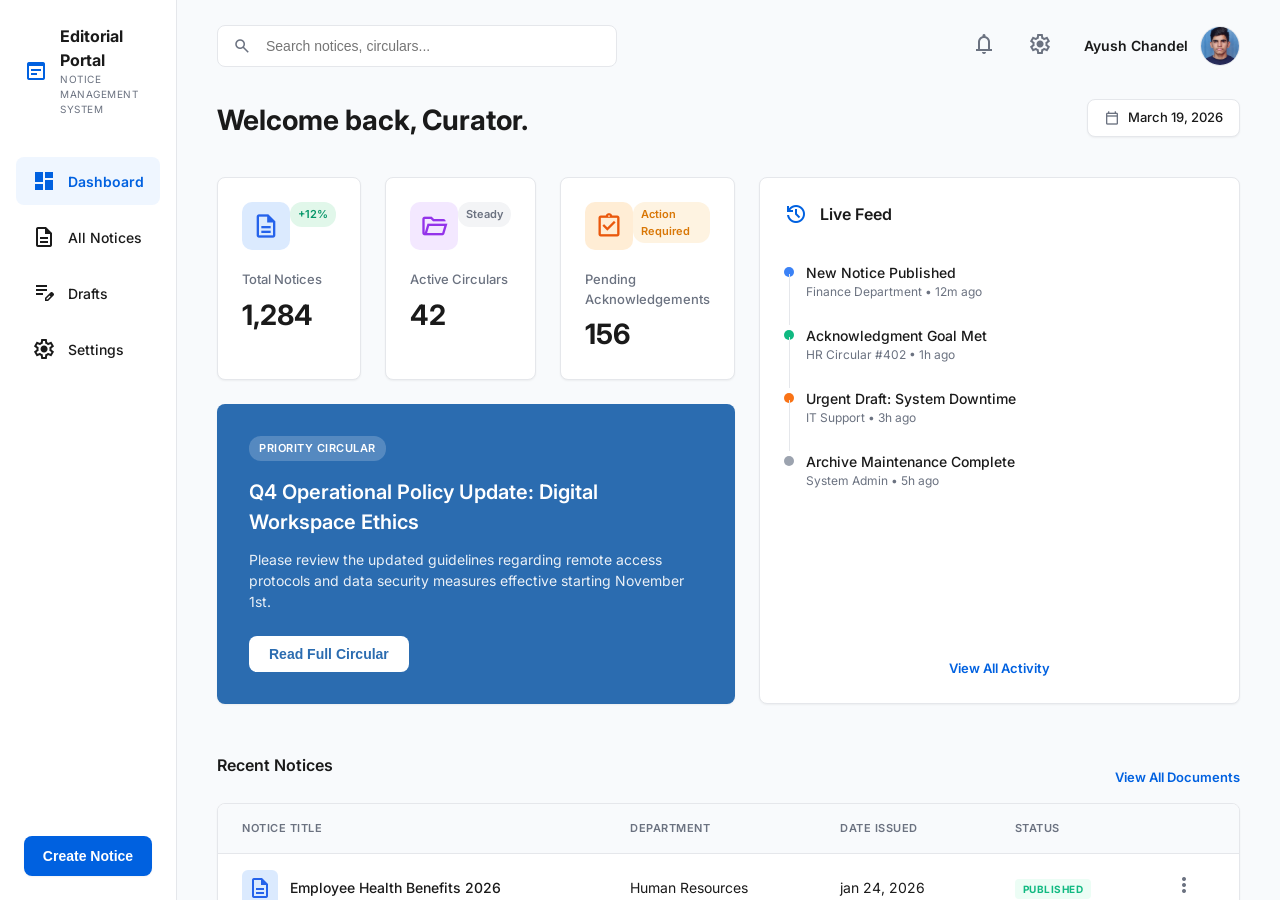
<file: index.html>
<!DOCTYPE html>
<html lang="en">
<head>
    <meta charset="UTF-8">
    <meta name="viewport" content="width=device-width, initial-scale=1.0">
    <title>Editorial Portal - Dashboard</title>
    <link rel="stylesheet" href="./style.css">
    <link rel="preconnect" href="https://fonts.googleapis.com">
    <link rel="preconnect" href="https://fonts.gstatic.com" crossorigin>
    <link href="https://fonts.googleapis.com/css2?family=Inter:wght@400;500;600;700&display=swap" rel="stylesheet">
    <link rel="stylesheet" href="https://fonts.googleapis.com/css2?family=Material+Symbols+Outlined:opsz,wght,FILL,GRAD@20..48,100..700,0..1,-50..200" />
</head>
<body>
    <div class="app-container">
        <aside class="sidebar">
            <div class="logo-section">
                <span class="material-symbols-outlined logo-icon">wysiwyg</span>
                <div class="logo-text">
                    <h1>Editorial Portal</h1>
                    <p>NOTICE MANAGEMENT SYSTEM</p>
                </div>
            </div>
            <nav class="nav-links">
                <a href="#" class="nav-item active">
                    <span class="material-symbols-outlined">dashboard</span>
                    Dashboard
                </a>
                <a href="#" class="nav-item">
                    <span class="material-symbols-outlined">description</span>
                    All Notices
                </a>
                <a href="#" class="nav-item">
                    <span class="material-symbols-outlined">edit_note</span>
                    Drafts
                </a>
                <a href="#" class="nav-item">
                    <span class="material-symbols-outlined">settings</span>
                    Settings
                </a>
            </nav>
            <div class="sidebar-action">
                <button class="create-btn">Create Notice</button>
            </div>
        </aside>

        <main class="main-content">
            <header class="top-header">
                <div class="search-bar">
                    <span class="material-symbols-outlined">search</span>
                    <input type="text" placeholder="Search notices, circulars...">
                </div>
                <div class="header-right">
                    <button class="icon-btn">
                        <span class="material-symbols-outlined">notifications</span>
                    </button>
                    <button class="icon-btn">
                        <span class="material-symbols-outlined">settings</span>
                    </button>
                    <div class="user-profile">
                        <div class="user-info">
                            <p class="user-name">Ayush Chandel</p>
                            <!-- <p class="user-role">Chief Curator</p> -->
                        </div>
                        <img src="./image.jpeg" alt="User Avatar" class="avatar">
                    </div>
                </div>
            </header>

            <section class="welcome-section">
                <div class="welcome-text">
                    <h2>Welcome back, Curator.</h2>
                    <!-- <p>"Download attachments"</p> -->
                </div>
                <div class="date-badge">
                    <span class="material-symbols-outlined">calendar_today</span>
                    March 19, 2026
                </div>
            </section>

            <section class="dashboard-grid">
                <div class="stat-cards">
                    <div class="card stat-card">
                        <div class="stat-header">
                            <span class="material-symbols-outlined icon-blue">description</span>
                            <span class="trend-badge positive">+12%</span>
                        </div>
                        <p class="stat-label">Total Notices</p>
                        <p class="stat-value">1,284</p>
                    </div>
                    <div class="card stat-card">
                        <div class="stat-header">
                            <span class="material-symbols-outlined icon-purple">folder_open</span>
                            <span class="trend-badge steady">Steady</span>
                        </div>
                        <p class="stat-label">Active Circulars</p>
                        <p class="stat-value">42</p>
                    </div>
                    <div class="card stat-card last-card">
                        <div class="stat-header">
                            <span class="material-symbols-outlined icon-orange">assignment_turned_in</span>
                            <span class="action-badge">Action Required</span>
                        </div>
                        <p class="stat-label">Pending Acknowledgements</p>
                        <p class="stat-value">156</p>
                    </div>
                </div>

                <div class="card priority-banner">
                    <div class="banner-content">
                        <span class="badge circular-badge">PRIORITY CIRCULAR</span>
                        <h3>Q4 Operational Policy Update: Digital Workspace Ethics</h3>
                        <p>Please review the updated guidelines regarding remote access protocols and data security measures effective starting November 1st.</p>
                        <div class="banner-footer">
                            <button class="read-btn">Read Full Circular</button>
                            <!-- <div class="avatar-group">
                                <img src="https://via.placeholder.com/28" alt="Avatar" class="av-1">
                                <img src="https://via.placeholder.com/28" alt="Avatar" class="av-2">
                                <span class="av-count">+8</span>
                            </div> -->
                        </div>
                    </div>
                </div>

                <div class="card live-feed">
                    <div class="feed-header">
                        <span class="material-symbols-outlined icon-feed">history</span>
                        <h3>Live Feed</h3>
                    </div>
                    <ul class="feed-list">
                        <li>
                            <span class="dot blue"></span>
                            <div class="feed-item-content">
                                <p class="feed-title">New Notice Published</p>
                                <p class="feed-meta">Finance Department • 12m ago</p>
                            </div>
                        </li>
                        <li>
                            <span class="dot green"></span>
                            <div class="feed-item-content">
                                <p class="feed-title">Acknowledgment Goal Met</p>
                                <p class="feed-meta">HR Circular #402 • 1h ago</p>
                            </div>
                        </li>
                        <li>
                            <span class="dot orange"></span>
                            <div class="feed-item-content">
                                <p class="feed-title">Urgent Draft: System Downtime</p>
                                <p class="feed-meta">IT Support • 3h ago</p>
                            </div>
                        </li>
                        <li>
                            <span class="dot gray"></span>
                            <div class="feed-item-content">
                                <p class="feed-title">Archive Maintenance Complete</p>
                                <p class="feed-meta">System Admin • 5h ago</p>
                            </div>
                        </li>
                    </ul>
                    <a href="#" class="view-all-link">View All Activity</a>
                </div>
            </section>

            <section class="recent-notices">
                <div class="section-header">
                    <h3>Recent Notices</h3>
                    <a href="#" class="view-all-link">View All Documents</a>
                </div>
                <div class="card notices-card">
                    <table class="notices-table">
                        <thead>
                            <tr>
                                <th>NOTICE TITLE</th>
                                <th>DEPARTMENT</th>
                                <th>DATE ISSUED</th>
                                <th>STATUS</th>
                                <th></th> </tr>
                        </thead>
                        <tbody>
                            <tr>
                                <td class="title-cell">
                                    <span class="material-symbols-outlined file-icon">description</span>
                                    Employee Health Benefits 2026
                                </td>
                                <td>Human Resources</td>
                                <td>jan 24, 2026</td>
                                <td><span class="status-badge published">PUBLISHED</span></td>
                                <td><span class="material-symbols-outlined more-icon">more_vert</span></td>
                            </tr>
                            <tr>
                                <td class="title-cell">
                                    <span class="material-symbols-outlined alert-icon">emergency</span>
                                    Emergency Fire Drill Schedule
                                </td>
                                <td>Facilities</td>
                                <td>Feb 02, 2026</td>
                                <td><span class="status-badge published">PUBLISHED</span></td>
                                <td><span class="material-symbols-outlined more-icon">more_vert</span></td>
                            </tr>
                            <tr>
                                <td class="title-cell">
                                    <span class="material-symbols-outlined draft-icon">drafts</span>
                                    Monthly Expenditure Review
                                </td>
                                <td>Finance</td>
                                <td>Feb 22, 2026</td>
                                <td><span class="status-badge draft">DRAFT</span></td>
                                <td><span class="material-symbols-outlined more-icon">more_vert</span></td>
                            </tr>
                        </tbody>
                    </table>
                </div>
            </section>

            <footer class="main-footer">
                <div class="authenticated-badge">
                    <span class="material-symbols-outlined check-icon">verified_user</span>
                    <div>
                        <p class="footer-label">DIGITAL NOTICE AND CIRCULAR MANAGEMENT</p>
                        <p class="footer-title">AUTHENTICATED PORTAL</p>
                    </div>
                </div>
                <div class="footer-info">
                    <p>&copy; 2026 Digital Notice Management System</p>
                    
                </div>
            </footer>
        </main>
    </div>
</body>
</html>
</file>
<file: style.css>
/* --- Global Styles --- */
:root {
    --bg-color: #F8FAFC;
    --sidebar-bg: #FFFFFF;
    --primary-blue: #0061E0;
    --text-main: #1A1A1A;
    --text-muted: #6B7280;
    --text-on-blue: #FFFFFF;
    --border-color: #E5E7EB;
    --card-bg: #FFFFFF;
    --tag-positive-bg: #E1F7EA;
    --tag-positive-text: #059669;
    --tag-steady-bg: #F3F4F6;
    --tag-steady-text: #6B7280;
    --tag-action-bg: #FEF3E1;
    --tag-action-text: #D97706;
    --status-pub-bg: #ECFDF5;
    --status-pub-text: #10B981;
    --status-draft-bg: #F3F4F6;
    --status-draft-text: #6B7280;
    --banner-bg: #2B6CB0; /* Closer to image than primary-blue */
    --shadow-sm: 0 1px 2px 0 rgba(0, 0, 0, 0.05);
    --radius-md: 8px;
    --font-family: 'Inter', sans-serif;
}

* {
    box-sizing: border-box;
    margin: 0;
    padding: 0;
}

body {
    font-family: var(--font-family);
    background-color: var(--bg-color);
    color: var(--text-main);
    font-size: 14px;
    line-height: 1.5;
    height: 100vh;
}

.app-container {
    display: flex;
    height: 100%;
}

/* --- Material Icons Setup --- */
.material-symbols-outlined {
    font-size: 20px;
    font-variation-settings: 'FILL' 0, 'wght' 400, 'GRAD' 0, 'opsz' 24;
}

/* --- Sidebar --- */
.sidebar {
    width: 260px;
    background-color: var(--sidebar-bg);
    border-right: 1px solid var(--border-color);
    display: flex;
    flex-direction: column;
    padding: 24px 16px;
}

.logo-section {
    display: flex;
    align-items: center;
    gap: 12px;
    margin-bottom: 40px;
    padding-left: 8px;
}

.logo-icon {
    font-size: 32px;
    color: var(--primary-blue);
}

.logo-text h1 {
    font-size: 16px;
    font-weight: 700;
}

.logo-text p {
    font-size: 10px;
    color: var(--text-muted);
    letter-spacing: 0.5px;
}

.nav-links {
    display: flex;
    flex-direction: column;
    gap: 8px;
    flex-grow: 1;
}

.nav-item {
    display: flex;
    align-items: center;
    gap: 12px;
    padding: 12px 16px;
    text-decoration: none;
    color: var(--text-main);
    font-weight: 500;
    border-radius: var(--radius-md);
    transition: background-color 0.2s;
}

.nav-item:hover {
    background-color: #F1F5F9;
}

.nav-item.active {
    background-color: #EFF6FF;
    color: var(--primary-blue);
    font-weight: 600;
}

.nav-item.active .material-symbols-outlined {
    font-variation-settings: 'FILL' 1;
}

.sidebar-action {
    margin-top: auto;
    padding: 0 8px;
}

.create-btn {
    width: 100%;
    background-color: var(--primary-blue);
    color: white;
    border: none;
    padding: 12px;
    border-radius: var(--radius-md);
    font-weight: 600;
    cursor: pointer;
    font-size: 14px;
    transition: background-color 0.2s;
    box-shadow: var(--shadow-sm);
}

.create-btn:hover {
    background-color: #0051C0;
}

/* --- Main Content --- */
.main-content {
    flex-grow: 1;
    overflow-y: auto;
    padding: 24px 40px 40px 40px;
}

/* --- Top Header --- */
.top-header {
    display: flex;
    justify-content: space-between;
    align-items: center;
    margin-bottom: 32px;
}

.search-bar {
    position: relative;
    width: 400px;
}

.search-bar .material-symbols-outlined {
    position: absolute;
    left: 16px;
    top: 50%;
    transform: translateY(-50%);
    color: var(--text-muted);
    font-size: 18px;
}

.search-bar input {
    width: 100%;
    padding: 12px 12px 12px 48px;
    border: 1px solid var(--border-color);
    border-radius: var(--radius-md);
    background-color: white;
    font-size: 14px;
}

.header-right {
    display: flex;
    align-items: center;
    gap: 16px;
}

.icon-btn {
    background: none;
    border: none;
    cursor: pointer;
    color: var(--text-muted);
    padding: 8px;
    border-radius: 50%;
}

.icon-btn:hover {
    background-color: #F1F5F9;
}

.user-profile {
    display: flex;
    align-items: center;
    gap: 12px;
    margin-left: 8px;
}

.user-info {
    text-align: right;
}

.user-name {
    font-weight: 600;
    font-size: 14px;
}

.user-role {
    color: var(--text-muted);
    font-size: 12px;
}

.avatar {
    width: 40px;
    height: 40px;
    border-radius: 50%;
    object-fit: cover;
    border: 1px solid var(--border-color);
}

/* --- Welcome Section --- */
.welcome-section {
    display: flex;
    justify-content: space-between;
    align-items: flex-start;
    margin-bottom: 32px;
}

.welcome-text h2 {
    font-size: 28px;
    font-weight: 700;
    margin-bottom: 4px;
}

.welcome-text p {
    color: var(--text-muted);
    font-size: 14px;
    font-style: italic;
}

.date-badge {
    display: flex;
    align-items: center;
    gap: 8px;
    background-color: white;
    padding: 8px 16px;
    border-radius: var(--radius-md);
    border: 1px solid var(--border-color);
    font-weight: 500;
    font-size: 13px;
    box-shadow: var(--shadow-sm);
}

.date-badge .material-symbols-outlined {
    font-size: 16px;
    color: var(--text-muted);
}

/* --- Dashboard Grid & Cards --- */
.dashboard-grid {
    display: grid;
    grid-template-columns: 1fr 1fr; /* Two main columns */
    gap: 24px;
    margin-bottom: 40px;
}

.card {
    background-color: var(--card-bg);
    border-radius: var(--radius-md);
    border: 1px solid var(--border-color);
    padding: 24px;
    box-shadow: var(--shadow-sm);
}

/* Stats Cards (Nested Grid/Flex) */
.stat-cards {
    display: flex;
    gap: 24px;
    grid-column: 1 / 2; /* First column */
}

.stat-card {
    flex: 1;
}

.stat-header {
    display: flex;
    justify-content: space-between;
    align-items: flex-start;
    margin-bottom: 20px;
}

.stat-header .material-symbols-outlined {
    font-size: 28px;
    padding: 10px;
    border-radius: 10px;
}

.icon-blue { color: #2563EB; background-color: #DBEAFE; }
.icon-purple { color: #9333EA; background-color: #F3E8FF; }
.icon-orange { color: #EA580C; background-color: #FFEDD5; }

.trend-badge, .action-badge {
    font-size: 11px;
    font-weight: 600;
    padding: 4px 8px;
    border-radius: 12px;
}

.trend-badge.positive {
    background-color: var(--tag-positive-bg);
    color: var(--tag-positive-text);
}

.trend-badge.steady {
    background-color: var(--tag-steady-bg);
    color: var(--tag-steady-text);
}

.action-badge {
    background-color: var(--tag-action-bg);
    color: var(--tag-action-text);
}

.stat-label {
    color: var(--text-muted);
    font-size: 13px;
    font-weight: 500;
    margin-bottom: 4px;
}

.stat-value {
    font-size: 28px;
    font-weight: 700;
}

/* Priority Banner */
.priority-banner {
    grid-column: 1 / 2; /* Spans left column under stats */
    background-color: var(--banner-bg);
    color: var(--text-on-blue);
    padding: 32px;
    border: none;
}

.banner-content {
    display: flex;
    flex-direction: column;
    gap: 12px;
}

.circular-badge {
    align-self: flex-start;
    background-color: rgba(255, 255, 255, 0.2);
    color: white;
    font-size: 11px;
    font-weight: 600;
    padding: 4px 10px;
    border-radius: 12px;
    letter-spacing: 0.5px;
}

.priority-banner h3 {
    font-size: 20px;
    font-weight: 600;
    margin-top: 4px;
}

.priority-banner p {
    font-size: 14px;
    opacity: 0.9;
    margin-bottom: 12px;
}

.banner-footer {
    display: flex;
    justify-content: space-between;
    align-items: center;
}

.read-btn {
    background-color: white;
    color: var(--banner-bg);
    border: none;
    padding: 10px 20px;
    border-radius: var(--radius-md);
    font-weight: 600;
    cursor: pointer;
    font-size: 14px;
}

.avatar-group {
    display: flex;
    align-items: center;
}

.avatar-group img, .avatar-group .av-count {
    width: 28px;
    height: 28px;
    border-radius: 50%;
    border: 2px solid var(--banner-bg);
    object-fit: cover;
}

.avatar-group img + img, .avatar-group img + .av-count {
    margin-left: -8px;
}

.av-count {
    background-color: rgba(255, 255, 255, 0.1);
    color: white;
    display: flex;
    align-items: center;
    justify-content: center;
    font-size: 11px;
    font-weight: 600;
}

/* Live Feed */
.live-feed {
    grid-column: 2 / 3; /* Right column */
    grid-row: 1 / 3; /* Spans both rows on the right */
    display: flex;
    flex-direction: column;
}

.feed-header {
    display: flex;
    align-items: center;
    gap: 12px;
    margin-bottom: 24px;
}

.icon-feed {
    color: var(--primary-blue);
}

.feed-header h3 {
    font-size: 16px;
    font-weight: 600;
}

.feed-list {
    list-style: none;
    flex-grow: 1;
}

.feed-list li {
    display: flex;
    align-items: flex-start;
    gap: 12px;
    padding: 12px 0;
    position: relative;
}

/* Vertical line for feed (simplified) */
.feed-list li:not(:last-child)::after {
    content: '';
    position: absolute;
    left: 4.5px;
    top: 24px;
    bottom: -12px;
    width: 1px;
    background-color: var(--border-color);
}

.dot {
    width: 10px;
    height: 10px;
    border-radius: 50%;
    margin-top: 5px;
    flex-shrink: 0;
}

.dot.blue { background-color: #3B82F6; }
.dot.green { background-color: #10B981; }
.dot.orange { background-color: #F97316; }
.dot.gray { background-color: #9CA3AF; }

.feed-item-content {
    flex-grow: 1;
}

.feed-title {
    font-weight: 500;
    color: var(--text-main);
}

.feed-meta {
    font-size: 12px;
    color: var(--text-muted);
}

.view-all-link {
    text-align: center;
    color: var(--primary-blue);
    text-decoration: none;
    font-weight: 600;
    font-size: 13px;
    margin-top: 24px;
    display: block;
}

.view-all-link:hover {
    text-decoration: underline;
}

/* --- Recent Notices Section --- */
.recent-notices {
    margin-bottom: 40px;
}

.section-header {
    display: flex;
    justify-content: space-between;
    align-items: center;
    margin-bottom: 16px;
}

.section-header h3 {
    font-size: 16px;
    font-weight: 600;
}

.notices-card {
    padding: 0; /* Table fills the card */
    overflow: hidden;
}

.notices-table {
    width: 100%;
    border-collapse: collapse;
    font-size: 14px;
}

.notices-table thead th {
    text-align: left;
    color: var(--text-muted);
    font-size: 11px;
    font-weight: 600;
    letter-spacing: 0.5px;
    padding: 16px 24px;
    background-color: #F8FAFC; /* Slight header background */
    border-bottom: 1px solid var(--border-color);
}

.notices-table tbody td {
    padding: 16px 24px;
    border-bottom: 1px solid var(--border-color);
    vertical-align: middle;
}

.notices-table tbody tr:last-child td {
    border-bottom: none;
}

.title-cell {
    display: flex;
    align-items: center;
    gap: 12px;
    font-weight: 500;
}

.file-icon, .alert-icon, .draft-icon {
    font-size: 20px;
    padding: 6px;
    border-radius: 6px;
}

.file-icon { color: #2563EB; background-color: #DBEAFE; }
.alert-icon { color: #EA580C; background-color: #FFEDD5; }
.draft-icon { color: #6B7280; background-color: #F3F4F6; }

.status-badge {
    font-size: 10px;
    font-weight: 700;
    padding: 4px 8px;
    border-radius: 4px;
    letter-spacing: 0.5px;
}

.status-badge.published {
    background-color: var(--status-pub-bg);
    color: var(--status-pub-text);
}

.status-badge.draft {
    background-color: var(--status-draft-bg);
    color: var(--status-draft-text);
}

.more-icon {
    color: var(--text-muted);
    cursor: pointer;
}

/* --- Footer --- */
.main-footer {
    display: flex;
    justify-content: space-between;
    align-items: center;
    padding: 24px;
    background-color: white;
    border-radius: var(--radius-md);
    border: 1px solid var(--border-color);
    margin-top: auto;
}

.authenticated-badge {
    display: flex;
    align-items: center;
    gap: 12px;
}

.check-icon {
    font-size: 32px;
    color: #10B981;
    background-color: #ECFDF5;
    padding: 8px;
    border-radius: 50%;
}

.footer-label {
    font-size: 10px;
    color: var(--text-muted);
    letter-spacing: 0.5px;
}

.footer-title {
    font-weight: 700;
    font-size: 14px;
}

.footer-info {
    text-align: right;
    font-size: 12px;
    color: var(--text-muted);
}
</file>
<file: html/style.css>
/* --- Global Styles --- */
:root {
    --bg-color: #F8FAFC;
    --sidebar-bg: #FFFFFF;
    --primary-blue: #0061E0;
    --text-main: #1A1A1A;
    --text-muted: #6B7280;
    --text-on-blue: #FFFFFF;
    --border-color: #E5E7EB;
    --card-bg: #FFFFFF;
    --tag-positive-bg: #E1F7EA;
    --tag-positive-text: #059669;
    --tag-steady-bg: #F3F4F6;
    --tag-steady-text: #6B7280;
    --tag-action-bg: #FEF3E1;
    --tag-action-text: #D97706;
    --status-pub-bg: #ECFDF5;
    --status-pub-text: #10B981;
    --status-draft-bg: #F3F4F6;
    --status-draft-text: #6B7280;
    --banner-bg: #2B6CB0; /* Closer to image than primary-blue */
    --shadow-sm: 0 1px 2px 0 rgba(0, 0, 0, 0.05);
    --radius-md: 8px;
    --font-family: 'Inter', sans-serif;
}

* {
    box-sizing: border-box;
    margin: 0;
    padding: 0;
}

body {
    font-family: var(--font-family);
    background-color: var(--bg-color);
    color: var(--text-main);
    font-size: 14px;
    line-height: 1.5;
    height: 100vh;
}

.app-container {
    display: flex;
    height: 100%;
}

/* --- Material Icons Setup --- */
.material-symbols-outlined {
    font-size: 20px;
    font-variation-settings: 'FILL' 0, 'wght' 400, 'GRAD' 0, 'opsz' 24;
}

/* --- Sidebar --- */
.sidebar {
    width: 260px;
    background-color: var(--sidebar-bg);
    border-right: 1px solid var(--border-color);
    display: flex;
    flex-direction: column;
    padding: 24px 16px;
}

.logo-section {
    display: flex;
    align-items: center;
    gap: 12px;
    margin-bottom: 40px;
    padding-left: 8px;
}

.logo-icon {
    font-size: 32px;
    color: var(--primary-blue);
}

.logo-text h1 {
    font-size: 16px;
    font-weight: 700;
}

.logo-text p {
    font-size: 10px;
    color: var(--text-muted);
    letter-spacing: 0.5px;
}

.nav-links {
    display: flex;
    flex-direction: column;
    gap: 8px;
    flex-grow: 1;
}

.nav-item {
    display: flex;
    align-items: center;
    gap: 12px;
    padding: 12px 16px;
    text-decoration: none;
    color: var(--text-main);
    font-weight: 500;
    border-radius: var(--radius-md);
    transition: background-color 0.2s;
}

.nav-item:hover {
    background-color: #F1F5F9;
}

.nav-item.active {
    background-color: #EFF6FF;
    color: var(--primary-blue);
    font-weight: 600;
}

.nav-item.active .material-symbols-outlined {
    font-variation-settings: 'FILL' 1;
}

.sidebar-action {
    margin-top: auto;
    padding: 0 8px;
}

.create-btn {
    width: 100%;
    background-color: var(--primary-blue);
    color: white;
    border: none;
    padding: 12px;
    border-radius: var(--radius-md);
    font-weight: 600;
    cursor: pointer;
    font-size: 14px;
    transition: background-color 0.2s;
    box-shadow: var(--shadow-sm);
}

.create-btn:hover {
    background-color: #0051C0;
}

/* --- Main Content --- */
.main-content {
    flex-grow: 1;
    overflow-y: auto;
    padding: 24px 40px 40px 40px;
}

/* --- Top Header --- */
.top-header {
    display: flex;
    justify-content: space-between;
    align-items: center;
    margin-bottom: 32px;
}

.search-bar {
    position: relative;
    width: 400px;
}

.search-bar .material-symbols-outlined {
    position: absolute;
    left: 16px;
    top: 50%;
    transform: translateY(-50%);
    color: var(--text-muted);
    font-size: 18px;
}

.search-bar input {
    width: 100%;
    padding: 12px 12px 12px 48px;
    border: 1px solid var(--border-color);
    border-radius: var(--radius-md);
    background-color: white;
    font-size: 14px;
}

.header-right {
    display: flex;
    align-items: center;
    gap: 16px;
}

.icon-btn {
    background: none;
    border: none;
    cursor: pointer;
    color: var(--text-muted);
    padding: 8px;
    border-radius: 50%;
}

.icon-btn:hover {
    background-color: #F1F5F9;
}

.user-profile {
    display: flex;
    align-items: center;
    gap: 12px;
    margin-left: 8px;
}

.user-info {
    text-align: right;
}

.user-name {
    font-weight: 600;
    font-size: 14px;
}

.user-role {
    color: var(--text-muted);
    font-size: 12px;
}

.avatar {
    width: 40px;
    height: 40px;
    border-radius: 50%;
    object-fit: cover;
    border: 1px solid var(--border-color);
}

/* --- Welcome Section --- */
.welcome-section {
    display: flex;
    justify-content: space-between;
    align-items: flex-start;
    margin-bottom: 32px;
}

.welcome-text h2 {
    font-size: 28px;
    font-weight: 700;
    margin-bottom: 4px;
}

.welcome-text p {
    color: var(--text-muted);
    font-size: 14px;
    font-style: italic;
}

.date-badge {
    display: flex;
    align-items: center;
    gap: 8px;
    background-color: white;
    padding: 8px 16px;
    border-radius: var(--radius-md);
    border: 1px solid var(--border-color);
    font-weight: 500;
    font-size: 13px;
    box-shadow: var(--shadow-sm);
}

.date-badge .material-symbols-outlined {
    font-size: 16px;
    color: var(--text-muted);
}

/* --- Dashboard Grid & Cards --- */
.dashboard-grid {
    display: grid;
    grid-template-columns: 1fr 1fr; /* Two main columns */
    gap: 24px;
    margin-bottom: 40px;
}

.card {
    background-color: var(--card-bg);
    border-radius: var(--radius-md);
    border: 1px solid var(--border-color);
    padding: 24px;
    box-shadow: var(--shadow-sm);
}

/* Stats Cards (Nested Grid/Flex) */
.stat-cards {
    display: flex;
    gap: 24px;
    grid-column: 1 / 2; /* First column */
}

.stat-card {
    flex: 1;
}

.stat-header {
    display: flex;
    justify-content: space-between;
    align-items: flex-start;
    margin-bottom: 20px;
}

.stat-header .material-symbols-outlined {
    font-size: 28px;
    padding: 10px;
    border-radius: 10px;
}

.icon-blue { color: #2563EB; background-color: #DBEAFE; }
.icon-purple { color: #9333EA; background-color: #F3E8FF; }
.icon-orange { color: #EA580C; background-color: #FFEDD5; }

.trend-badge, .action-badge {
    font-size: 11px;
    font-weight: 600;
    padding: 4px 8px;
    border-radius: 12px;
}

.trend-badge.positive {
    background-color: var(--tag-positive-bg);
    color: var(--tag-positive-text);
}

.trend-badge.steady {
    background-color: var(--tag-steady-bg);
    color: var(--tag-steady-text);
}

.action-badge {
    background-color: var(--tag-action-bg);
    color: var(--tag-action-text);
}

.stat-label {
    color: var(--text-muted);
    font-size: 13px;
    font-weight: 500;
    margin-bottom: 4px;
}

.stat-value {
    font-size: 28px;
    font-weight: 700;
}

/* Priority Banner */
.priority-banner {
    grid-column: 1 / 2; /* Spans left column under stats */
    background-color: var(--banner-bg);
    color: var(--text-on-blue);
    padding: 32px;
    border: none;
}

.banner-content {
    display: flex;
    flex-direction: column;
    gap: 12px;
}

.circular-badge {
    align-self: flex-start;
    background-color: rgba(255, 255, 255, 0.2);
    color: white;
    font-size: 11px;
    font-weight: 600;
    padding: 4px 10px;
    border-radius: 12px;
    letter-spacing: 0.5px;
}

.priority-banner h3 {
    font-size: 20px;
    font-weight: 600;
    margin-top: 4px;
}

.priority-banner p {
    font-size: 14px;
    opacity: 0.9;
    margin-bottom: 12px;
}

.banner-footer {
    display: flex;
    justify-content: space-between;
    align-items: center;
}

.read-btn {
    background-color: white;
    color: var(--banner-bg);
    border: none;
    padding: 10px 20px;
    border-radius: var(--radius-md);
    font-weight: 600;
    cursor: pointer;
    font-size: 14px;
}

.avatar-group {
    display: flex;
    align-items: center;
}

.avatar-group img, .avatar-group .av-count {
    width: 28px;
    height: 28px;
    border-radius: 50%;
    border: 2px solid var(--banner-bg);
    object-fit: cover;
}

.avatar-group img + img, .avatar-group img + .av-count {
    margin-left: -8px;
}

.av-count {
    background-color: rgba(255, 255, 255, 0.1);
    color: white;
    display: flex;
    align-items: center;
    justify-content: center;
    font-size: 11px;
    font-weight: 600;
}

/* Live Feed */
.live-feed {
    grid-column: 2 / 3; /* Right column */
    grid-row: 1 / 3; /* Spans both rows on the right */
    display: flex;
    flex-direction: column;
}

.feed-header {
    display: flex;
    align-items: center;
    gap: 12px;
    margin-bottom: 24px;
}

.icon-feed {
    color: var(--primary-blue);
}

.feed-header h3 {
    font-size: 16px;
    font-weight: 600;
}

.feed-list {
    list-style: none;
    flex-grow: 1;
}

.feed-list li {
    display: flex;
    align-items: flex-start;
    gap: 12px;
    padding: 12px 0;
    position: relative;
}

/* Vertical line for feed (simplified) */
.feed-list li:not(:last-child)::after {
    content: '';
    position: absolute;
    left: 4.5px;
    top: 24px;
    bottom: -12px;
    width: 1px;
    background-color: var(--border-color);
}

.dot {
    width: 10px;
    height: 10px;
    border-radius: 50%;
    margin-top: 5px;
    flex-shrink: 0;
}

.dot.blue { background-color: #3B82F6; }
.dot.green { background-color: #10B981; }
.dot.orange { background-color: #F97316; }
.dot.gray { background-color: #9CA3AF; }

.feed-item-content {
    flex-grow: 1;
}

.feed-title {
    font-weight: 500;
    color: var(--text-main);
}

.feed-meta {
    font-size: 12px;
    color: var(--text-muted);
}

.view-all-link {
    text-align: center;
    color: var(--primary-blue);
    text-decoration: none;
    font-weight: 600;
    font-size: 13px;
    margin-top: 24px;
    display: block;
}

.view-all-link:hover {
    text-decoration: underline;
}

/* --- Recent Notices Section --- */
.recent-notices {
    margin-bottom: 40px;
}

.section-header {
    display: flex;
    justify-content: space-between;
    align-items: center;
    margin-bottom: 16px;
}

.section-header h3 {
    font-size: 16px;
    font-weight: 600;
}

.notices-card {
    padding: 0; /* Table fills the card */
    overflow: hidden;
}

.notices-table {
    width: 100%;
    border-collapse: collapse;
    font-size: 14px;
}

.notices-table thead th {
    text-align: left;
    color: var(--text-muted);
    font-size: 11px;
    font-weight: 600;
    letter-spacing: 0.5px;
    padding: 16px 24px;
    background-color: #F8FAFC; /* Slight header background */
    border-bottom: 1px solid var(--border-color);
}

.notices-table tbody td {
    padding: 16px 24px;
    border-bottom: 1px solid var(--border-color);
    vertical-align: middle;
}

.notices-table tbody tr:last-child td {
    border-bottom: none;
}

.title-cell {
    display: flex;
    align-items: center;
    gap: 12px;
    font-weight: 500;
}

.file-icon, .alert-icon, .draft-icon {
    font-size: 20px;
    padding: 6px;
    border-radius: 6px;
}

.file-icon { color: #2563EB; background-color: #DBEAFE; }
.alert-icon { color: #EA580C; background-color: #FFEDD5; }
.draft-icon { color: #6B7280; background-color: #F3F4F6; }

.status-badge {
    font-size: 10px;
    font-weight: 700;
    padding: 4px 8px;
    border-radius: 4px;
    letter-spacing: 0.5px;
}

.status-badge.published {
    background-color: var(--status-pub-bg);
    color: var(--status-pub-text);
}

.status-badge.draft {
    background-color: var(--status-draft-bg);
    color: var(--status-draft-text);
}

.more-icon {
    color: var(--text-muted);
    cursor: pointer;
}

/* --- Footer --- */
.main-footer {
    display: flex;
    justify-content: space-between;
    align-items: center;
    padding: 24px;
    background-color: white;
    border-radius: var(--radius-md);
    border: 1px solid var(--border-color);
    margin-top: auto;
}

.authenticated-badge {
    display: flex;
    align-items: center;
    gap: 12px;
}

.check-icon {
    font-size: 32px;
    color: #10B981;
    background-color: #ECFDF5;
    padding: 8px;
    border-radius: 50%;
}

.footer-label {
    font-size: 10px;
    color: var(--text-muted);
    letter-spacing: 0.5px;
}

.footer-title {
    font-weight: 700;
    font-size: 14px;
}

.footer-info {
    text-align: right;
    font-size: 12px;
    color: var(--text-muted);
}
</file>
<file: html/css/style.css>
/* --- Global Styles --- */
:root {
    --bg-color: #F8FAFC;
    --sidebar-bg: #FFFFFF;
    --primary-blue: #0061E0;
    --text-main: #1A1A1A;
    --text-muted: #6B7280;
    --text-on-blue: #FFFFFF;
    --border-color: #E5E7EB;
    --card-bg: #FFFFFF;
    --tag-positive-bg: #E1F7EA;
    --tag-positive-text: #059669;
    --tag-steady-bg: #F3F4F6;
    --tag-steady-text: #6B7280;
    --tag-action-bg: #FEF3E1;
    --tag-action-text: #D97706;
    --status-pub-bg: #ECFDF5;
    --status-pub-text: #10B981;
    --status-draft-bg: #F3F4F6;
    --status-draft-text: #6B7280;
    --banner-bg: #2B6CB0; /* Closer to image than primary-blue */
    --shadow-sm: 0 1px 2px 0 rgba(0, 0, 0, 0.05);
    --radius-md: 8px;
    --font-family: 'Inter', sans-serif;
}

* {
    box-sizing: border-box;
    margin: 0;
    padding: 0;
}

body {
    font-family: var(--font-family);
    background-color: var(--bg-color);
    color: var(--text-main);
    font-size: 14px;
    line-height: 1.5;
    height: 100vh;
}

.app-container {
    display: flex;
    height: 100%;
}

/* --- Material Icons Setup --- */
.material-symbols-outlined {
    font-size: 20px;
    font-variation-settings: 'FILL' 0, 'wght' 400, 'GRAD' 0, 'opsz' 24;
}

/* --- Sidebar --- */
.sidebar {
    width: 260px;
    background-color: var(--sidebar-bg);
    border-right: 1px solid var(--border-color);
    display: flex;
    flex-direction: column;
    padding: 24px 16px;
}

.logo-section {
    display: flex;
    align-items: center;
    gap: 12px;
    margin-bottom: 40px;
    padding-left: 8px;
}

.logo-icon {
    font-size: 32px;
    color: var(--primary-blue);
}

.logo-text h1 {
    font-size: 16px;
    font-weight: 700;
}

.logo-text p {
    font-size: 10px;
    color: var(--text-muted);
    letter-spacing: 0.5px;
}

.nav-links {
    display: flex;
    flex-direction: column;
    gap: 8px;
    flex-grow: 1;
}

.nav-item {
    display: flex;
    align-items: center;
    gap: 12px;
    padding: 12px 16px;
    text-decoration: none;
    color: var(--text-main);
    font-weight: 500;
    border-radius: var(--radius-md);
    transition: background-color 0.2s;
}

.nav-item:hover {
    background-color: #F1F5F9;
}

.nav-item.active {
    background-color: #EFF6FF;
    color: var(--primary-blue);
    font-weight: 600;
}

.nav-item.active .material-symbols-outlined {
    font-variation-settings: 'FILL' 1;
}

.sidebar-action {
    margin-top: auto;
    padding: 0 8px;
}

.create-btn {
    width: 100%;
    background-color: var(--primary-blue);
    color: white;
    border: none;
    padding: 12px;
    border-radius: var(--radius-md);
    font-weight: 600;
    cursor: pointer;
    font-size: 14px;
    transition: background-color 0.2s;
    box-shadow: var(--shadow-sm);
}

.create-btn:hover {
    background-color: #0051C0;
}

/* --- Main Content --- */
.main-content {
    flex-grow: 1;
    overflow-y: auto;
    padding: 24px 40px 40px 40px;
}

/* --- Top Header --- */
.top-header {
    display: flex;
    justify-content: space-between;
    align-items: center;
    margin-bottom: 32px;
}

.search-bar {
    position: relative;
    width: 400px;
}

.search-bar .material-symbols-outlined {
    position: absolute;
    left: 16px;
    top: 50%;
    transform: translateY(-50%);
    color: var(--text-muted);
    font-size: 18px;
}

.search-bar input {
    width: 100%;
    padding: 12px 12px 12px 48px;
    border: 1px solid var(--border-color);
    border-radius: var(--radius-md);
    background-color: white;
    font-size: 14px;
}

.header-right {
    display: flex;
    align-items: center;
    gap: 16px;
}

.icon-btn {
    background: none;
    border: none;
    cursor: pointer;
    color: var(--text-muted);
    padding: 8px;
    border-radius: 50%;
}

.icon-btn:hover {
    background-color: #F1F5F9;
}

.user-profile {
    display: flex;
    align-items: center;
    gap: 12px;
    margin-left: 8px;
}

.user-info {
    text-align: right;
}

.user-name {
    font-weight: 600;
    font-size: 14px;
}

.user-role {
    color: var(--text-muted);
    font-size: 12px;
}

.avatar {
    width: 40px;
    height: 40px;
    border-radius: 50%;
    object-fit: cover;
    border: 1px solid var(--border-color);
}

/* --- Welcome Section --- */
.welcome-section {
    display: flex;
    justify-content: space-between;
    align-items: flex-start;
    margin-bottom: 32px;
}

.welcome-text h2 {
    font-size: 28px;
    font-weight: 700;
    margin-bottom: 4px;
}

.welcome-text p {
    color: var(--text-muted);
    font-size: 14px;
    font-style: italic;
}

.date-badge {
    display: flex;
    align-items: center;
    gap: 8px;
    background-color: white;
    padding: 8px 16px;
    border-radius: var(--radius-md);
    border: 1px solid var(--border-color);
    font-weight: 500;
    font-size: 13px;
    box-shadow: var(--shadow-sm);
}

.date-badge .material-symbols-outlined {
    font-size: 16px;
    color: var(--text-muted);
}

/* --- Dashboard Grid & Cards --- */
.dashboard-grid {
    display: grid;
    grid-template-columns: 1fr 1fr; /* Two main columns */
    gap: 24px;
    margin-bottom: 40px;
}

.card {
    background-color: var(--card-bg);
    border-radius: var(--radius-md);
    border: 1px solid var(--border-color);
    padding: 24px;
    box-shadow: var(--shadow-sm);
}

/* Stats Cards (Nested Grid/Flex) */
.stat-cards {
    display: flex;
    gap: 24px;
    grid-column: 1 / 2; /* First column */
}

.stat-card {
    flex: 1;
}

.stat-header {
    display: flex;
    justify-content: space-between;
    align-items: flex-start;
    margin-bottom: 20px;
}

.stat-header .material-symbols-outlined {
    font-size: 28px;
    padding: 10px;
    border-radius: 10px;
}

.icon-blue { color: #2563EB; background-color: #DBEAFE; }
.icon-purple { color: #9333EA; background-color: #F3E8FF; }
.icon-orange { color: #EA580C; background-color: #FFEDD5; }

.trend-badge, .action-badge {
    font-size: 11px;
    font-weight: 600;
    padding: 4px 8px;
    border-radius: 12px;
}

.trend-badge.positive {
    background-color: var(--tag-positive-bg);
    color: var(--tag-positive-text);
}

.trend-badge.steady {
    background-color: var(--tag-steady-bg);
    color: var(--tag-steady-text);
}

.action-badge {
    background-color: var(--tag-action-bg);
    color: var(--tag-action-text);
}

.stat-label {
    color: var(--text-muted);
    font-size: 13px;
    font-weight: 500;
    margin-bottom: 4px;
}

.stat-value {
    font-size: 28px;
    font-weight: 700;
}

/* Priority Banner */
.priority-banner {
    grid-column: 1 / 2; /* Spans left column under stats */
    background-color: var(--banner-bg);
    color: var(--text-on-blue);
    padding: 32px;
    border: none;
}

.banner-content {
    display: flex;
    flex-direction: column;
    gap: 12px;
}

.circular-badge {
    align-self: flex-start;
    background-color: rgba(255, 255, 255, 0.2);
    color: white;
    font-size: 11px;
    font-weight: 600;
    padding: 4px 10px;
    border-radius: 12px;
    letter-spacing: 0.5px;
}

.priority-banner h3 {
    font-size: 20px;
    font-weight: 600;
    margin-top: 4px;
}

.priority-banner p {
    font-size: 14px;
    opacity: 0.9;
    margin-bottom: 12px;
}

.banner-footer {
    display: flex;
    justify-content: space-between;
    align-items: center;
}

.read-btn {
    background-color: white;
    color: var(--banner-bg);
    border: none;
    padding: 10px 20px;
    border-radius: var(--radius-md);
    font-weight: 600;
    cursor: pointer;
    font-size: 14px;
}

.avatar-group {
    display: flex;
    align-items: center;
}

.avatar-group img, .avatar-group .av-count {
    width: 28px;
    height: 28px;
    border-radius: 50%;
    border: 2px solid var(--banner-bg);
    object-fit: cover;
}

.avatar-group img + img, .avatar-group img + .av-count {
    margin-left: -8px;
}

.av-count {
    background-color: rgba(255, 255, 255, 0.1);
    color: white;
    display: flex;
    align-items: center;
    justify-content: center;
    font-size: 11px;
    font-weight: 600;
}

/* Live Feed */
.live-feed {
    grid-column: 2 / 3; /* Right column */
    grid-row: 1 / 3; /* Spans both rows on the right */
    display: flex;
    flex-direction: column;
}

.feed-header {
    display: flex;
    align-items: center;
    gap: 12px;
    margin-bottom: 24px;
}

.icon-feed {
    color: var(--primary-blue);
}

.feed-header h3 {
    font-size: 16px;
    font-weight: 600;
}

.feed-list {
    list-style: none;
    flex-grow: 1;
}

.feed-list li {
    display: flex;
    align-items: flex-start;
    gap: 12px;
    padding: 12px 0;
    position: relative;
}

/* Vertical line for feed (simplified) */
.feed-list li:not(:last-child)::after {
    content: '';
    position: absolute;
    left: 4.5px;
    top: 24px;
    bottom: -12px;
    width: 1px;
    background-color: var(--border-color);
}

.dot {
    width: 10px;
    height: 10px;
    border-radius: 50%;
    margin-top: 5px;
    flex-shrink: 0;
}

.dot.blue { background-color: #3B82F6; }
.dot.green { background-color: #10B981; }
.dot.orange { background-color: #F97316; }
.dot.gray { background-color: #9CA3AF; }

.feed-item-content {
    flex-grow: 1;
}

.feed-title {
    font-weight: 500;
    color: var(--text-main);
}

.feed-meta {
    font-size: 12px;
    color: var(--text-muted);
}

.view-all-link {
    text-align: center;
    color: var(--primary-blue);
    text-decoration: none;
    font-weight: 600;
    font-size: 13px;
    margin-top: 24px;
    display: block;
}

.view-all-link:hover {
    text-decoration: underline;
}

/* --- Recent Notices Section --- */
.recent-notices {
    margin-bottom: 40px;
}

.section-header {
    display: flex;
    justify-content: space-between;
    align-items: center;
    margin-bottom: 16px;
}

.section-header h3 {
    font-size: 16px;
    font-weight: 600;
}

.notices-card {
    padding: 0; /* Table fills the card */
    overflow: hidden;
}

.notices-table {
    width: 100%;
    border-collapse: collapse;
    font-size: 14px;
}

.notices-table thead th {
    text-align: left;
    color: var(--text-muted);
    font-size: 11px;
    font-weight: 600;
    letter-spacing: 0.5px;
    padding: 16px 24px;
    background-color: #F8FAFC; /* Slight header background */
    border-bottom: 1px solid var(--border-color);
}

.notices-table tbody td {
    padding: 16px 24px;
    border-bottom: 1px solid var(--border-color);
    vertical-align: middle;
}

.notices-table tbody tr:last-child td {
    border-bottom: none;
}

.title-cell {
    display: flex;
    align-items: center;
    gap: 12px;
    font-weight: 500;
}

.file-icon, .alert-icon, .draft-icon {
    font-size: 20px;
    padding: 6px;
    border-radius: 6px;
}

.file-icon { color: #2563EB; background-color: #DBEAFE; }
.alert-icon { color: #EA580C; background-color: #FFEDD5; }
.draft-icon { color: #6B7280; background-color: #F3F4F6; }

.status-badge {
    font-size: 10px;
    font-weight: 700;
    padding: 4px 8px;
    border-radius: 4px;
    letter-spacing: 0.5px;
}

.status-badge.published {
    background-color: var(--status-pub-bg);
    color: var(--status-pub-text);
}

.status-badge.draft {
    background-color: var(--status-draft-bg);
    color: var(--status-draft-text);
}

.more-icon {
    color: var(--text-muted);
    cursor: pointer;
}

/* --- Footer --- */
.main-footer {
    display: flex;
    justify-content: space-between;
    align-items: center;
    padding: 24px;
    background-color: white;
    border-radius: var(--radius-md);
    border: 1px solid var(--border-color);
    margin-top: auto;
}

.authenticated-badge {
    display: flex;
    align-items: center;
    gap: 12px;
}

.check-icon {
    font-size: 32px;
    color: #10B981;
    background-color: #ECFDF5;
    padding: 8px;
    border-radius: 50%;
}

.footer-label {
    font-size: 10px;
    color: var(--text-muted);
    letter-spacing: 0.5px;
}

.footer-title {
    font-weight: 700;
    font-size: 14px;
}

.footer-info {
    text-align: right;
    font-size: 12px;
    color: var(--text-muted);
}
</file>
